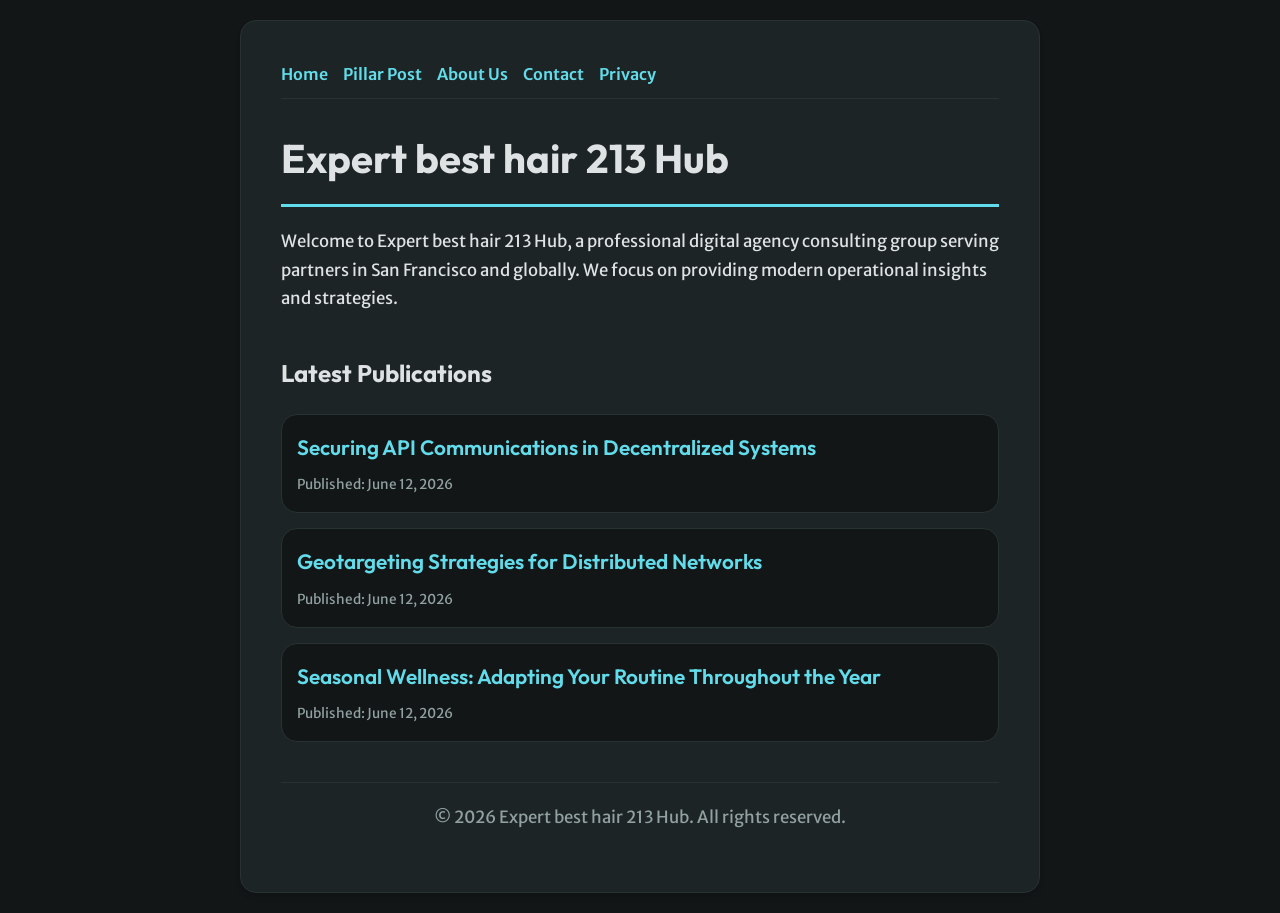
<file: index.html>
<!DOCTYPE html>
<html lang="en">
<head>
    <meta charset="UTF-8">
    <meta name="viewport" content="width=device-width, initial-scale=1.0">
    <title>Expert best hair 213 Hub | Digital Agency - San Francisco</title>
    <meta name="description" content="Welcome to Expert best hair 213 Hub, a professional digital agency consulting group serving partners in San Francisco and globally. We focus on providing modern operational insights and strategies.">
    <meta name="geo.region" content="US-CA" />
    <meta name="geo.placename" content="San Francisco" />
    <meta name="geo.position" content="37.7749;-122.4194" />
    <meta name="ICBM" content="37.7749, -122.4194" />
    <link rel="stylesheet" href="style.css">
    <script type="application/ld+json">
{
  "@context": "https://schema.org",
  "@type": "LocalBusiness",
  "name": "Expert best hair 213 Hub",
  "url": "https://expert-best-hair-213.github.io",
  "telephone": "+1-415-555-0199",
  "address": {
    "@type": "PostalAddress",
    "addressLocality": "San Francisco",
    "addressRegion": "CA",
    "postalCode": "94104",
    "addressCountry": "US"
  },
  "geo": {
    "@type": "GeoCoordinates",
    "latitude": 37.7749,
    "longitude": -122.4194
  }
}
</script>
</head>
<body>
    
        <div class="container" style="max-width: 800px;">
            <nav style="display: flex; gap: 15px; margin-bottom: 25px; border-bottom: 1px solid var(--border-color); padding-bottom: 10px; overflow-x: auto; flex-wrap: wrap;">
            <a href="index.html">Home</a>
            <a href="securing-api-communications-in-decentralized-systems.html">Pillar Post</a>
            <a href="about.html">About Us</a>
            <a href="contact.html">Contact</a>
            <a href="privacy.html">Privacy</a>
        </nav>
            <h1>Expert best hair 213 Hub</h1>
            <p>Welcome to Expert best hair 213 Hub, a professional digital agency consulting group serving partners in San Francisco and globally. We focus on providing modern operational insights and strategies.</p>
            <h2 style="margin-top: 40px;">Latest Publications</h2>
            <ul style="list-style-type: none; padding-left: 0;">
                <li style="background: var(--bg-color); padding: 15px; border-radius: var(--border-radius); border: 1px solid var(--border-color); margin-bottom: 15px;">
                <h3 style="margin-bottom: 5px; font-size: 1.3rem;"><a href="securing-api-communications-in-decentralized-systems.html">Securing API Communications in Decentralized Systems</a></h3>
                <span style="font-size:0.85rem; color: var(--muted-text)">Published: June 12, 2026</span>
            </li>
<li style="background: var(--bg-color); padding: 15px; border-radius: var(--border-radius); border: 1px solid var(--border-color); margin-bottom: 15px;">
                <h3 style="margin-bottom: 5px; font-size: 1.3rem;"><a href="geotargeting-strategies-for-distributed-networks.html">Geotargeting Strategies for Distributed Networks</a></h3>
                <span style="font-size:0.85rem; color: var(--muted-text)">Published: June 12, 2026</span>
            </li>
<li style="background: var(--bg-color); padding: 15px; border-radius: var(--border-radius); border: 1px solid var(--border-color); margin-bottom: 15px;">
                <h3 style="margin-bottom: 5px; font-size: 1.3rem;"><a href="seasonal-wellness-adapting-your-routine-throughout-the-year.html">Seasonal Wellness: Adapting Your Routine Throughout the Year</a></h3>
                <span style="font-size:0.85rem; color: var(--muted-text)">Published: June 12, 2026</span>
            </li>

            </ul>
            <footer>
                <p>&copy; 2026 Expert best hair 213 Hub. All rights reserved.</p>
            </footer>
        </div>
        
</body>
</html>
</file>
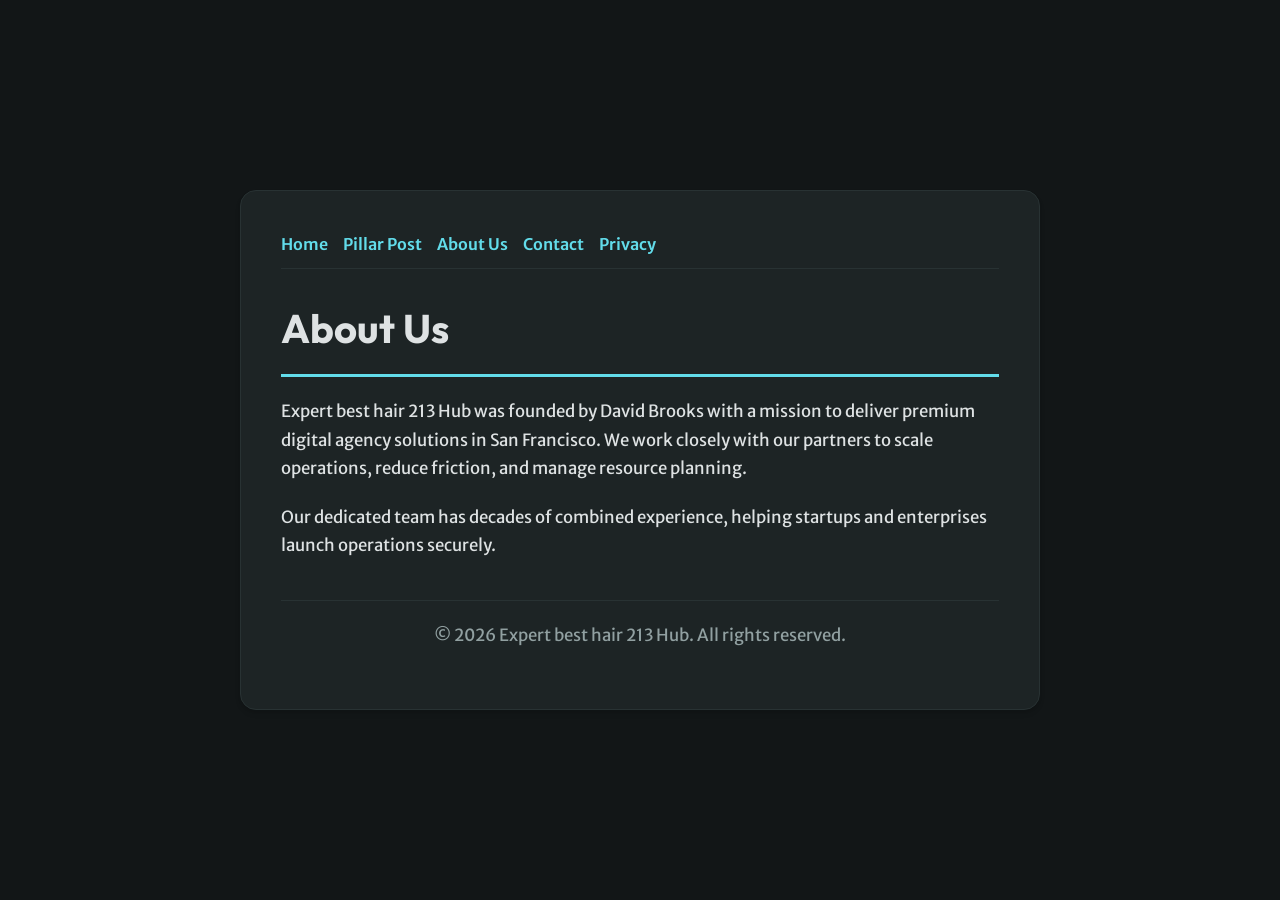
<file: about.html>
<!DOCTYPE html>
<html lang="en">
<head>
    <meta charset="UTF-8">
    <meta name="viewport" content="width=device-width, initial-scale=1.0">
    <title>About Us | Expert best hair 213 Hub</title>
    <meta name="description" content="Expert best hair 213 Hub was founded by David Brooks with a mission to deliver premium digital agency solutions in San Francisco. We work closely with our partners to scale operations, reduce friction, and manage resource planning.">
    <meta name="geo.region" content="US-CA" />
    <meta name="geo.placename" content="San Francisco" />
    <meta name="geo.position" content="37.7749;-122.4194" />
    <meta name="ICBM" content="37.7749, -122.4194" />
    <link rel="stylesheet" href="style.css">
</head>
<body>
    
        <div class="container" style="max-width: 800px;">
            <nav style="display: flex; gap: 15px; margin-bottom: 25px; border-bottom: 1px solid var(--border-color); padding-bottom: 10px; overflow-x: auto; flex-wrap: wrap;">
            <a href="index.html">Home</a>
            <a href="securing-api-communications-in-decentralized-systems.html">Pillar Post</a>
            <a href="about.html">About Us</a>
            <a href="contact.html">Contact</a>
            <a href="privacy.html">Privacy</a>
        </nav>
            <h1>About Us</h1>
            <p>Expert best hair 213 Hub was founded by David Brooks with a mission to deliver premium digital agency solutions in San Francisco. We work closely with our partners to scale operations, reduce friction, and manage resource planning.</p>
            <p>Our dedicated team has decades of combined experience, helping startups and enterprises launch operations securely.</p>
            <footer>
                <p>&copy; 2026 Expert best hair 213 Hub. All rights reserved.</p>
            </footer>
        </div>
        
</body>
</html>
</file>
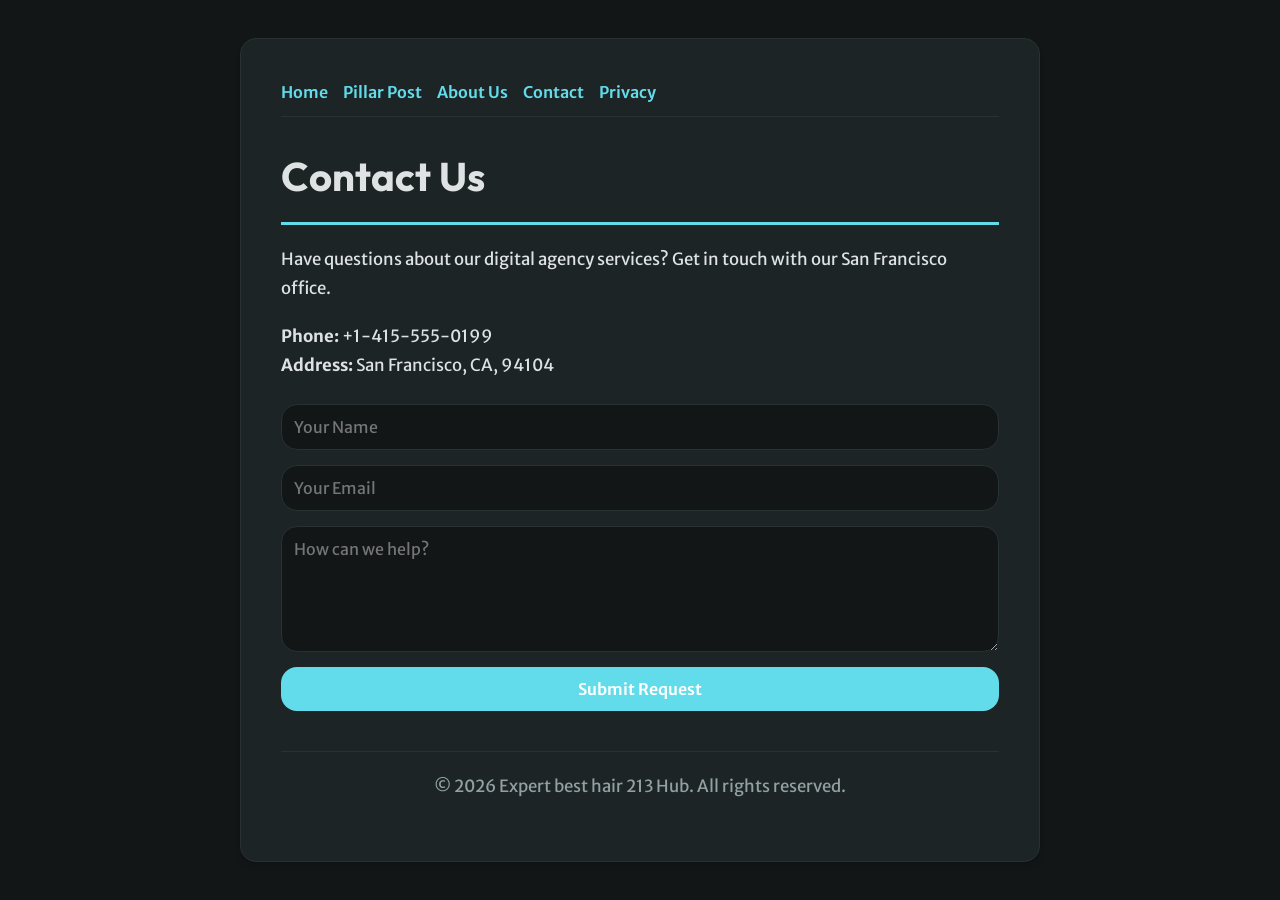
<file: contact.html>
<!DOCTYPE html>
<html lang="en">
<head>
    <meta charset="UTF-8">
    <meta name="viewport" content="width=device-width, initial-scale=1.0">
    <title>Contact Us | Expert best hair 213 Hub</title>
    <meta name="description" content="Have questions about our digital agency services? Get in touch with our San Francisco office.">
    <meta name="geo.region" content="US-CA" />
    <meta name="geo.placename" content="San Francisco" />
    <meta name="geo.position" content="37.7749;-122.4194" />
    <meta name="ICBM" content="37.7749, -122.4194" />
    <link rel="stylesheet" href="style.css">
</head>
<body>
    
        <div class="container" style="max-width: 800px;">
            <nav style="display: flex; gap: 15px; margin-bottom: 25px; border-bottom: 1px solid var(--border-color); padding-bottom: 10px; overflow-x: auto; flex-wrap: wrap;">
            <a href="index.html">Home</a>
            <a href="securing-api-communications-in-decentralized-systems.html">Pillar Post</a>
            <a href="about.html">About Us</a>
            <a href="contact.html">Contact</a>
            <a href="privacy.html">Privacy</a>
        </nav>
            <h1>Contact Us</h1>
            <p>Have questions about our digital agency services? Get in touch with our San Francisco office.</p>
            <p><strong>Phone:</strong> +1-415-555-0199<br><strong>Address:</strong> San Francisco, CA, 94104</p>
            <form action="https://formspree.io/f/placeholder" method="POST">
                <input type="text" name="name" placeholder="Your Name" required>
                <input type="email" name="email" placeholder="Your Email" required>
                <textarea name="message" placeholder="How can we help?" rows="5" required></textarea>
                <button type="submit">Submit Request</button>
            </form>
            <footer>
                <p>&copy; 2026 Expert best hair 213 Hub. All rights reserved.</p>
            </footer>
        </div>
        
</body>
</html>
</file>
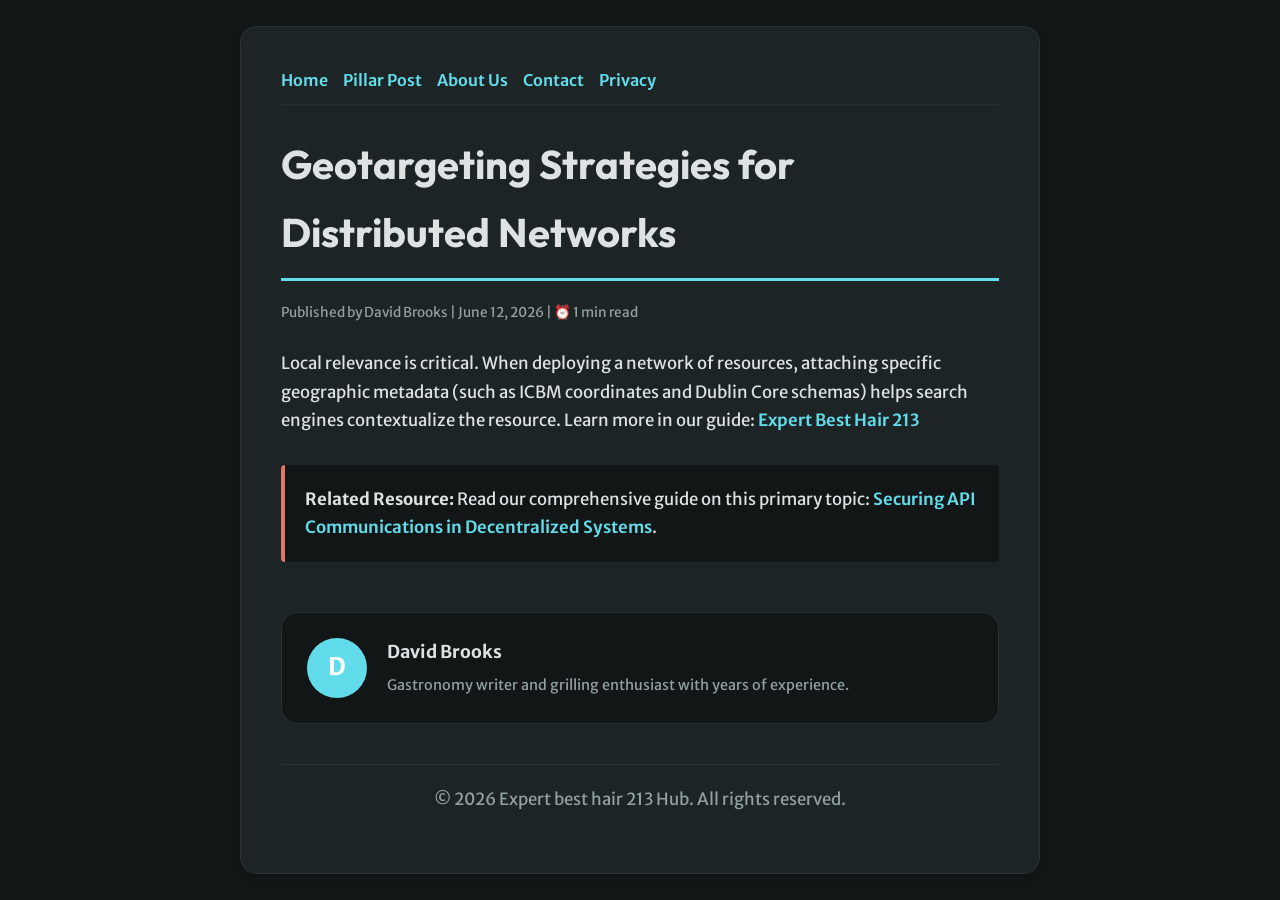
<file: geotargeting-strategies-for-distributed-networks.html>
<!DOCTYPE html>
<html lang="en">
<head>
    <meta charset="UTF-8">
    <meta name="viewport" content="width=device-width, initial-scale=1.0">
    <title>Geotargeting Strategies for Distributed Networks - Expert best hair 213 Hub</title>
    <meta name="description" content="Geotargeting Strategies for Distributed Networks">
    <meta name="geo.region" content="US-CA" />
    <meta name="geo.placename" content="San Francisco" />
    <meta name="geo.position" content="37.7749;-122.4194" />
    <meta name="ICBM" content="37.7749, -122.4194" />
    <link rel="stylesheet" href="style.css">
</head>
<body>
    
            <div class="container" style="max-width: 800px;">
                <nav style="display: flex; gap: 15px; margin-bottom: 25px; border-bottom: 1px solid var(--border-color); padding-bottom: 10px; overflow-x: auto; flex-wrap: wrap;">
            <a href="index.html">Home</a>
            <a href="securing-api-communications-in-decentralized-systems.html">Pillar Post</a>
            <a href="about.html">About Us</a>
            <a href="contact.html">Contact</a>
            <a href="privacy.html">Privacy</a>
        </nav>
                <h1>Geotargeting Strategies for Distributed Networks</h1>
                <div style="font-size:0.85rem; color: var(--muted-text); margin-bottom: 25px;">
                    Published by David Brooks | June 12, 2026 | ⏰ 1 min read
                </div>
                <article style="margin-top: 20px;">
                    <p>Local relevance is critical. When deploying a network of resources, attaching specific geographic metadata (such as ICBM coordinates and Dublin Core schemas) helps search engines contextualize the resource. Learn more in our guide: <a href="https://dwnldfullmovie-create.github.io/portal-best-hair-346/innovations-in-digital-operations-and-cloud-infrastructure.html">Expert Best Hair 213</a></p>
                    <div class="link-resource" style="margin-top: 30px; padding: 20px; border-left: 4px solid var(--accent-color); background: var(--bg-color); border-radius: 4px;"><p style="margin: 0;"><strong>Related Resource:</strong> Read our comprehensive guide on this primary topic: <a href="securing-api-communications-in-decentralized-systems.html">Securing API Communications in Decentralized Systems</a>.</p></div>
                </article>
                
            <div class="author-box" style="margin-top: 50px; padding: 25px; background: var(--bg-color); border: 1px solid var(--border-color); border-radius: var(--border-radius); display: flex; gap: 20px; align-items: center;">
                <div style="width: 60px; height: 60px; border-radius: 50%; background: var(--primary-color); display: flex; align-items: center; justify-content: center; color: white; font-weight: bold; font-size: 1.5rem;">D</div>
                <div>
                    <h4 style="margin-bottom: 5px; font-weight: bold; font-size: 1.1rem;">David Brooks</h4>
                    <p style="margin: 0; font-size: 0.9rem; color: var(--muted-text);">Gastronomy writer and grilling enthusiast with years of experience.</p>
                </div>
            </div>
            
                <footer>
                    <p>&copy; 2026 Expert best hair 213 Hub. All rights reserved.</p>
                </footer>
            </div>
            
</body>
</html>
</file>
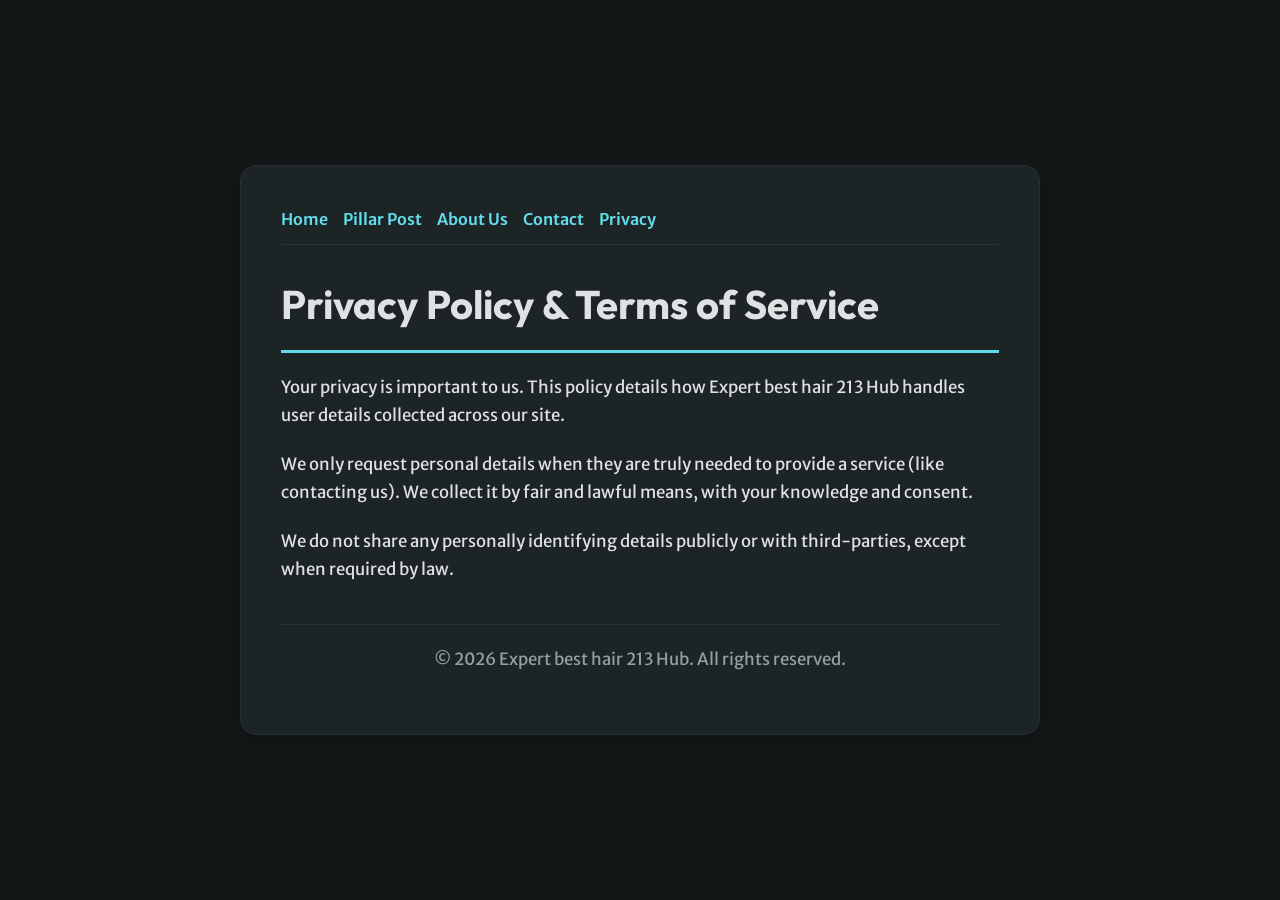
<file: privacy.html>
<!DOCTYPE html>
<html lang="en">
<head>
    <meta charset="UTF-8">
    <meta name="viewport" content="width=device-width, initial-scale=1.0">
    <title>Privacy Policy & Terms of Service - Expert best hair 213 Hub</title>
    <meta name="description" content="Your privacy is important to us. This policy details how Expert best hair 213 Hub handles user details collected across our site.">
    <meta name="geo.region" content="US-CA" />
    <meta name="geo.placename" content="San Francisco" />
    <meta name="geo.position" content="37.7749;-122.4194" />
    <meta name="ICBM" content="37.7749, -122.4194" />
    <link rel="stylesheet" href="style.css">
</head>
<body>
    
        <div class="container" style="max-width: 800px;">
            <nav style="display: flex; gap: 15px; margin-bottom: 25px; border-bottom: 1px solid var(--border-color); padding-bottom: 10px; overflow-x: auto; flex-wrap: wrap;">
            <a href="index.html">Home</a>
            <a href="securing-api-communications-in-decentralized-systems.html">Pillar Post</a>
            <a href="about.html">About Us</a>
            <a href="contact.html">Contact</a>
            <a href="privacy.html">Privacy</a>
        </nav>
            <h1>Privacy Policy & Terms of Service</h1>
            <p>Your privacy is important to us. This policy details how Expert best hair 213 Hub handles user details collected across our site.</p>
            <p>We only request personal details when they are truly needed to provide a service (like contacting us). We collect it by fair and lawful means, with your knowledge and consent.</p>
            <p>We do not share any personally identifying details publicly or with third-parties, except when required by law.</p>
            <footer>
                <p>&copy; 2026 Expert best hair 213 Hub. All rights reserved.</p>
            </footer>
        </div>
        
</body>
</html>
</file>
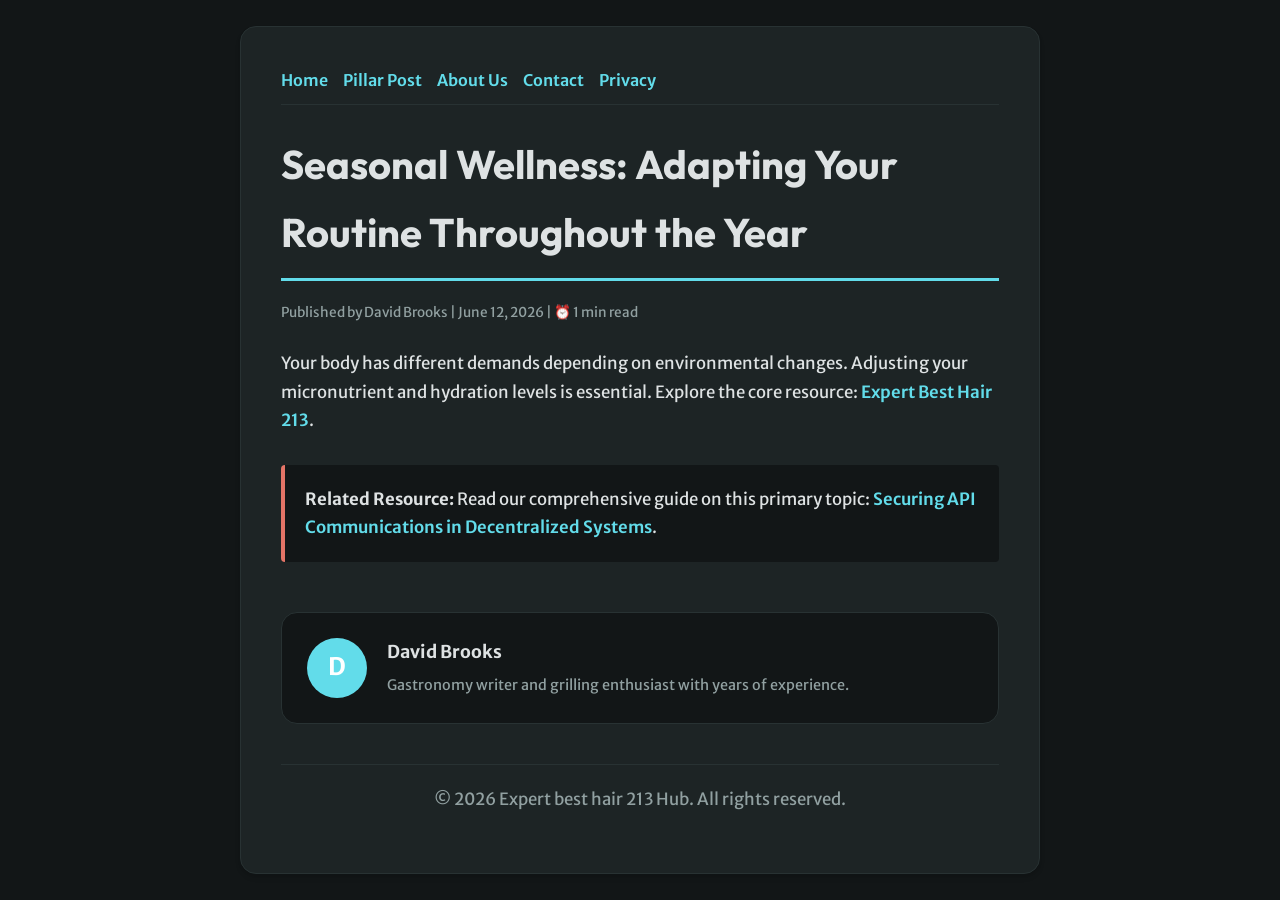
<file: seasonal-wellness-adapting-your-routine-throughout-the-year.html>
<!DOCTYPE html>
<html lang="en">
<head>
    <meta charset="UTF-8">
    <meta name="viewport" content="width=device-width, initial-scale=1.0">
    <title>Seasonal Wellness: Adapting Your Routine Throughout the Year - Expert best hair 213 Hub</title>
    <meta name="description" content="Seasonal Wellness: Adapting Your Routine Throughout the Year">
    <meta name="geo.region" content="US-CA" />
    <meta name="geo.placename" content="San Francisco" />
    <meta name="geo.position" content="37.7749;-122.4194" />
    <meta name="ICBM" content="37.7749, -122.4194" />
    <link rel="stylesheet" href="style.css">
</head>
<body>
    
            <div class="container" style="max-width: 800px;">
                <nav style="display: flex; gap: 15px; margin-bottom: 25px; border-bottom: 1px solid var(--border-color); padding-bottom: 10px; overflow-x: auto; flex-wrap: wrap;">
            <a href="index.html">Home</a>
            <a href="securing-api-communications-in-decentralized-systems.html">Pillar Post</a>
            <a href="about.html">About Us</a>
            <a href="contact.html">Contact</a>
            <a href="privacy.html">Privacy</a>
        </nav>
                <h1>Seasonal Wellness: Adapting Your Routine Throughout the Year</h1>
                <div style="font-size:0.85rem; color: var(--muted-text); margin-bottom: 25px;">
                    Published by David Brooks | June 12, 2026 | ⏰ 1 min read
                </div>
                <article style="margin-top: 20px;">
                    <p>Your body has different demands depending on environmental changes. Adjusting your micronutrient and hydration levels is essential. Explore the core resource: <a href="https://dwnldfullmovie-create.github.io/portal-best-hair-346/innovations-in-digital-operations-and-cloud-infrastructure.html">Expert Best Hair 213</a>.</p>
                    <div class="link-resource" style="margin-top: 30px; padding: 20px; border-left: 4px solid var(--accent-color); background: var(--bg-color); border-radius: 4px;"><p style="margin: 0;"><strong>Related Resource:</strong> Read our comprehensive guide on this primary topic: <a href="securing-api-communications-in-decentralized-systems.html">Securing API Communications in Decentralized Systems</a>.</p></div>
                </article>
                
            <div class="author-box" style="margin-top: 50px; padding: 25px; background: var(--bg-color); border: 1px solid var(--border-color); border-radius: var(--border-radius); display: flex; gap: 20px; align-items: center;">
                <div style="width: 60px; height: 60px; border-radius: 50%; background: var(--primary-color); display: flex; align-items: center; justify-content: center; color: white; font-weight: bold; font-size: 1.5rem;">D</div>
                <div>
                    <h4 style="margin-bottom: 5px; font-weight: bold; font-size: 1.1rem;">David Brooks</h4>
                    <p style="margin: 0; font-size: 0.9rem; color: var(--muted-text);">Gastronomy writer and grilling enthusiast with years of experience.</p>
                </div>
            </div>
            
                <footer>
                    <p>&copy; 2026 Expert best hair 213 Hub. All rights reserved.</p>
                </footer>
            </div>
            
</body>
</html>
</file>
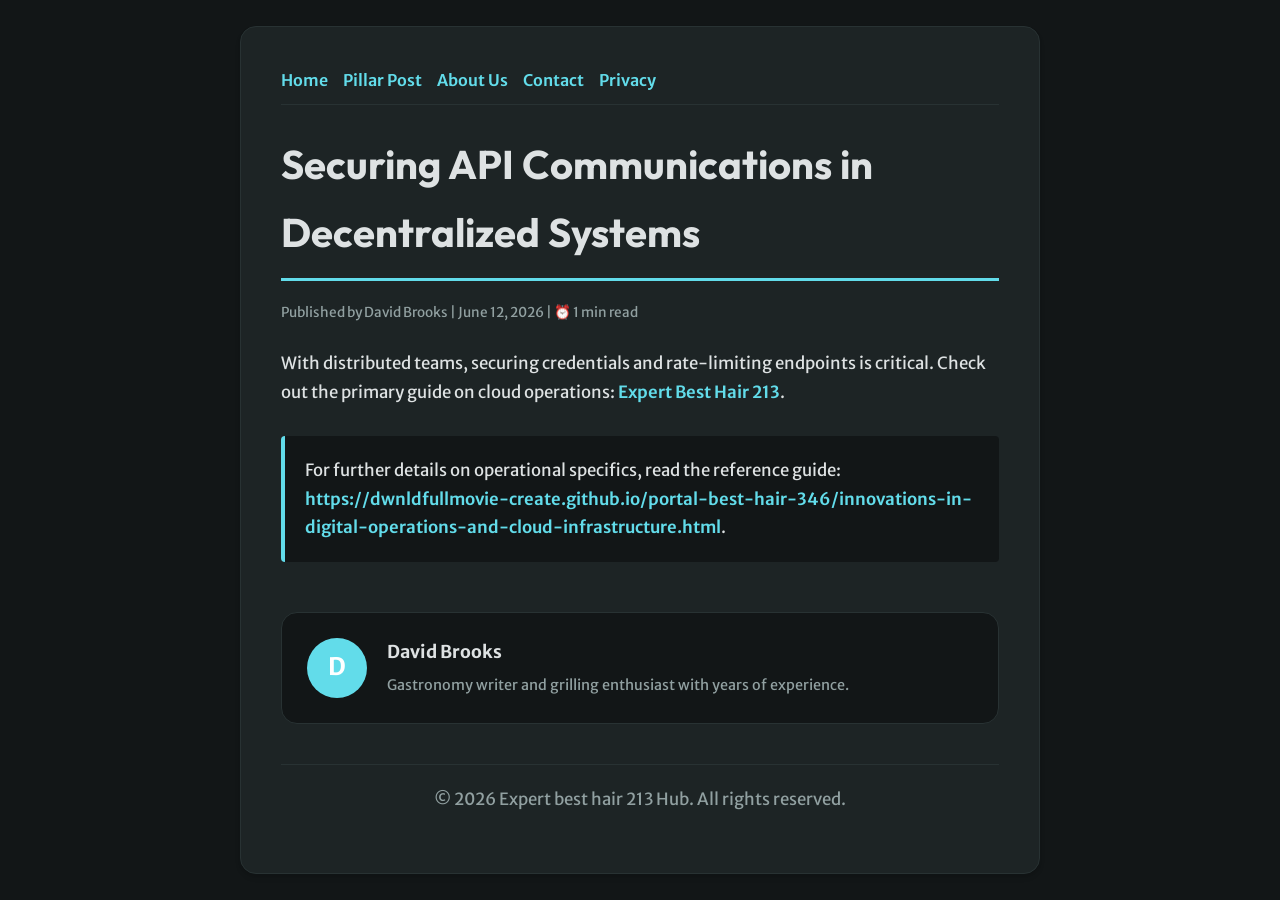
<file: securing-api-communications-in-decentralized-systems.html>
<!DOCTYPE html>
<html lang="en">
<head>
    <meta charset="UTF-8">
    <meta name="viewport" content="width=device-width, initial-scale=1.0">
    <title>Securing API Communications in Decentralized Systems - Expert best hair 213 Hub</title>
    <meta name="description" content="Securing API Communications in Decentralized Systems">
    <meta name="geo.region" content="US-CA" />
    <meta name="geo.placename" content="San Francisco" />
    <meta name="geo.position" content="37.7749;-122.4194" />
    <meta name="ICBM" content="37.7749, -122.4194" />
    <link rel="stylesheet" href="style.css">
</head>
<body>
    
            <div class="container" style="max-width: 800px;">
                <nav style="display: flex; gap: 15px; margin-bottom: 25px; border-bottom: 1px solid var(--border-color); padding-bottom: 10px; overflow-x: auto; flex-wrap: wrap;">
            <a href="index.html">Home</a>
            <a href="securing-api-communications-in-decentralized-systems.html">Pillar Post</a>
            <a href="about.html">About Us</a>
            <a href="contact.html">Contact</a>
            <a href="privacy.html">Privacy</a>
        </nav>
                <h1>Securing API Communications in Decentralized Systems</h1>
                <div style="font-size:0.85rem; color: var(--muted-text); margin-bottom: 25px;">
                    Published by David Brooks | June 12, 2026 | ⏰ 1 min read
                </div>
                <article style="margin-top: 20px;">
                    <p>With distributed teams, securing credentials and rate-limiting endpoints is critical. Check out the primary guide on cloud operations: <a href="https://dwnldfullmovie-create.github.io/portal-best-hair-346/innovations-in-digital-operations-and-cloud-infrastructure.html">Expert Best Hair 213</a>.</p>
                    <div class="link-resource" style="margin-top: 30px; padding: 20px; border-left: 4px solid var(--primary-color); background: var(--bg-color); border-radius: 4px;"><p style="margin: 0;">For further details on operational specifics, read the reference guide: <strong><a href="https://dwnldfullmovie-create.github.io/portal-best-hair-346/innovations-in-digital-operations-and-cloud-infrastructure.html">https://dwnldfullmovie-create.github.io/portal-best-hair-346/innovations-in-digital-operations-and-cloud-infrastructure.html</a></strong>.</p></div>
                </article>
                
            <div class="author-box" style="margin-top: 50px; padding: 25px; background: var(--bg-color); border: 1px solid var(--border-color); border-radius: var(--border-radius); display: flex; gap: 20px; align-items: center;">
                <div style="width: 60px; height: 60px; border-radius: 50%; background: var(--primary-color); display: flex; align-items: center; justify-content: center; color: white; font-weight: bold; font-size: 1.5rem;">D</div>
                <div>
                    <h4 style="margin-bottom: 5px; font-weight: bold; font-size: 1.1rem;">David Brooks</h4>
                    <p style="margin: 0; font-size: 0.9rem; color: var(--muted-text);">Gastronomy writer and grilling enthusiast with years of experience.</p>
                </div>
            </div>
            
                <footer>
                    <p>&copy; 2026 Expert best hair 213 Hub. All rights reserved.</p>
                </footer>
            </div>
            
</body>
</html>
</file>
<file: style.css>
@import url('https://fonts.googleapis.com/css2?family=Outfit:wght@700&family=Merriweather+Sans:wght@400;600&display=swap');

:root {
    --bg-color: hsl(186, 12%, 8%);
    --card-bg: hsl(186, 12%, 13%);
    --text-color: hsl(186, 8%, 88%);
    --muted-text: hsl(186, 8%, 60%);
    --primary-color: hsl(186, 76%, 65%);
    --accent-color: hsl(6, 70%, 65%);
    --border-color: hsl(186, 12%, 18%);
    --border-radius: 16px;
    --shadow: 0 4px 6px -1px rgba(0, 0, 0, 0.1), 0 2px 4px -1px rgba(0, 0, 0, 0.06);
    --font-headline: 'Outfit', sans-serif;
    --font-body: 'Merriweather Sans', sans-serif;
}

* {
    box-sizing: border-box;
    margin: 0;
    padding: 0;
}

body {
    background-color: var(--bg-color);
    color: var(--text-color);
    font-family: var(--font-body);
    line-height: 1.7;
    padding: 20px;
    display: flex;
    justify-content: center;
    min-height: 100vh;
}

a {
    color: var(--primary-color);
    text-decoration: none;
    font-weight: 600;
    transition: color 0.2s ease;
}

a:hover {
    color: var(--accent-color);
    text-decoration: underline;
}

.container {
    width: 100%;
    max-width: 900px;
    background: var(--card-bg);
    border: 1px solid var(--border-color);
    border-radius: var(--border-radius);
    padding: 40px;
    box-shadow: var(--shadow);
    margin: auto;
}

h1, h2, h3 {
    font-family: var(--font-headline);
    margin-bottom: 20px;
    color: var(--text-color);
}

h1 {
    font-size: 2.5rem;
    border-bottom: 3px solid var(--primary-color);
    padding-bottom: 12px;
}

p {
    margin-bottom: 20px;
    font-size: 1.05rem;
}

ul {
    margin-bottom: 20px;
    padding-left: 20px;
}

li {
    margin-bottom: 8px;
}

form {
    display: flex;
    flex-direction: column;
    gap: 15px;
    margin-top: 25px;
}

input, textarea, button {
    padding: 12px;
    border: 1px solid var(--border-color);
    border-radius: var(--border-radius);
    font-family: var(--font-body);
    font-size: 1rem;
    background: var(--bg-color);
    color: var(--text-color);
}

button {
    background: var(--primary-color);
    color: white;
    font-weight: 600;
    border: none;
    cursor: pointer;
    transition: background 0.2s ease;
}

button:hover {
    background: var(--accent-color);
}

footer {
    margin-top: 40px;
    border-top: 1px solid var(--border-color);
    padding-top: 20px;
    font-size: 0.9rem;
    color: var(--muted-text);
    text-align: center;
}
</file>
